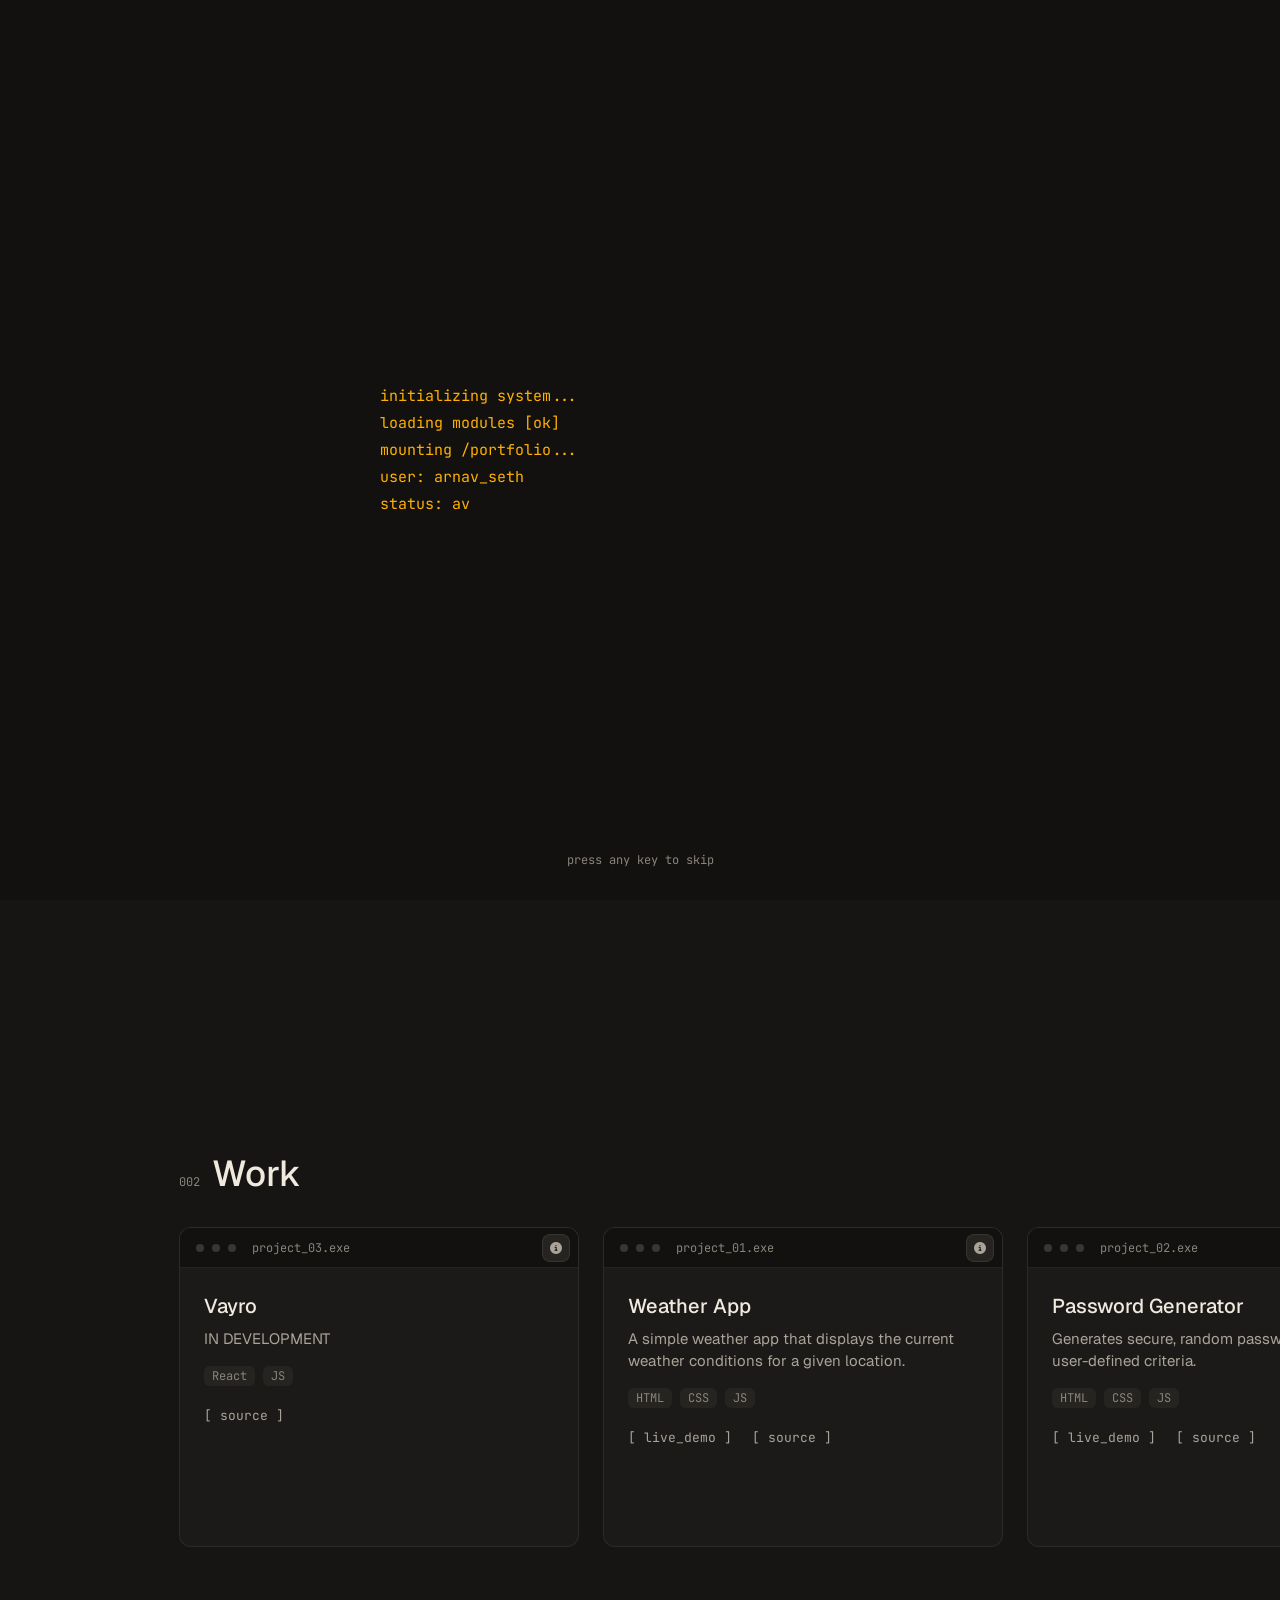
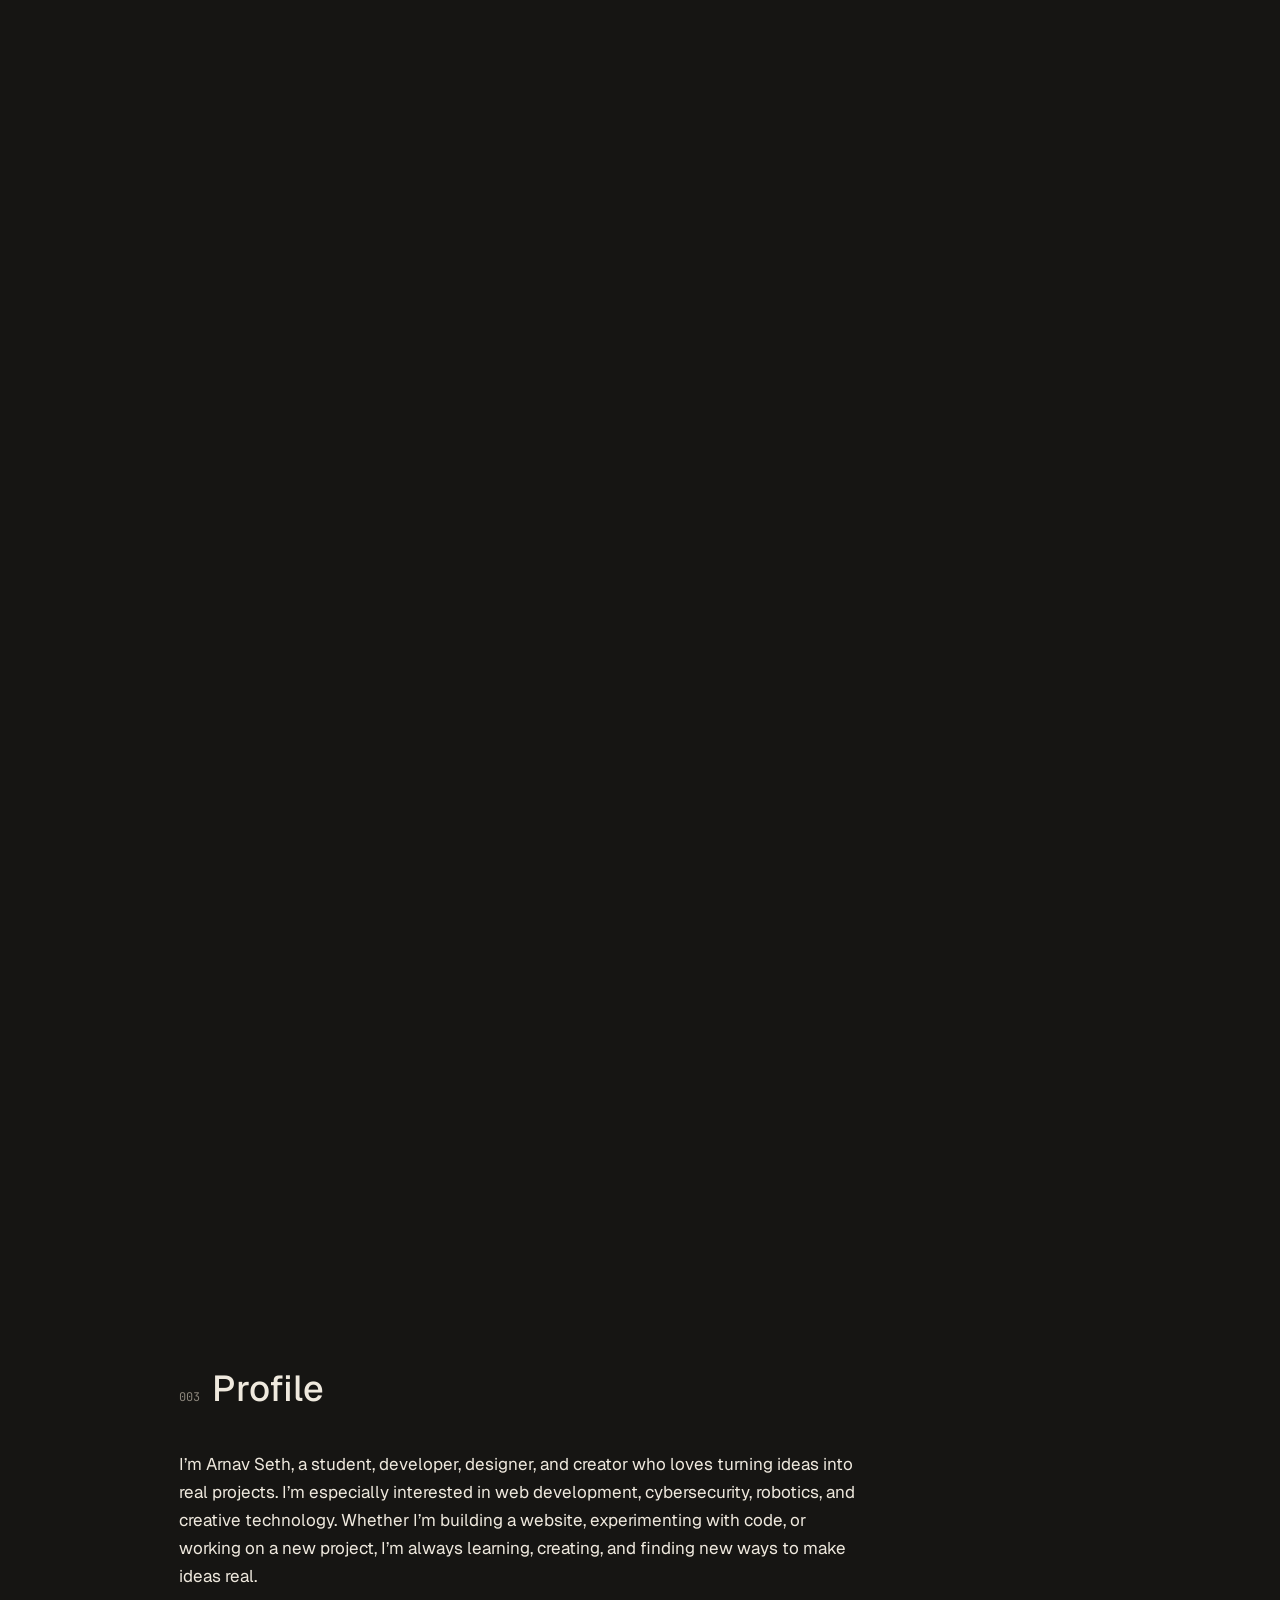
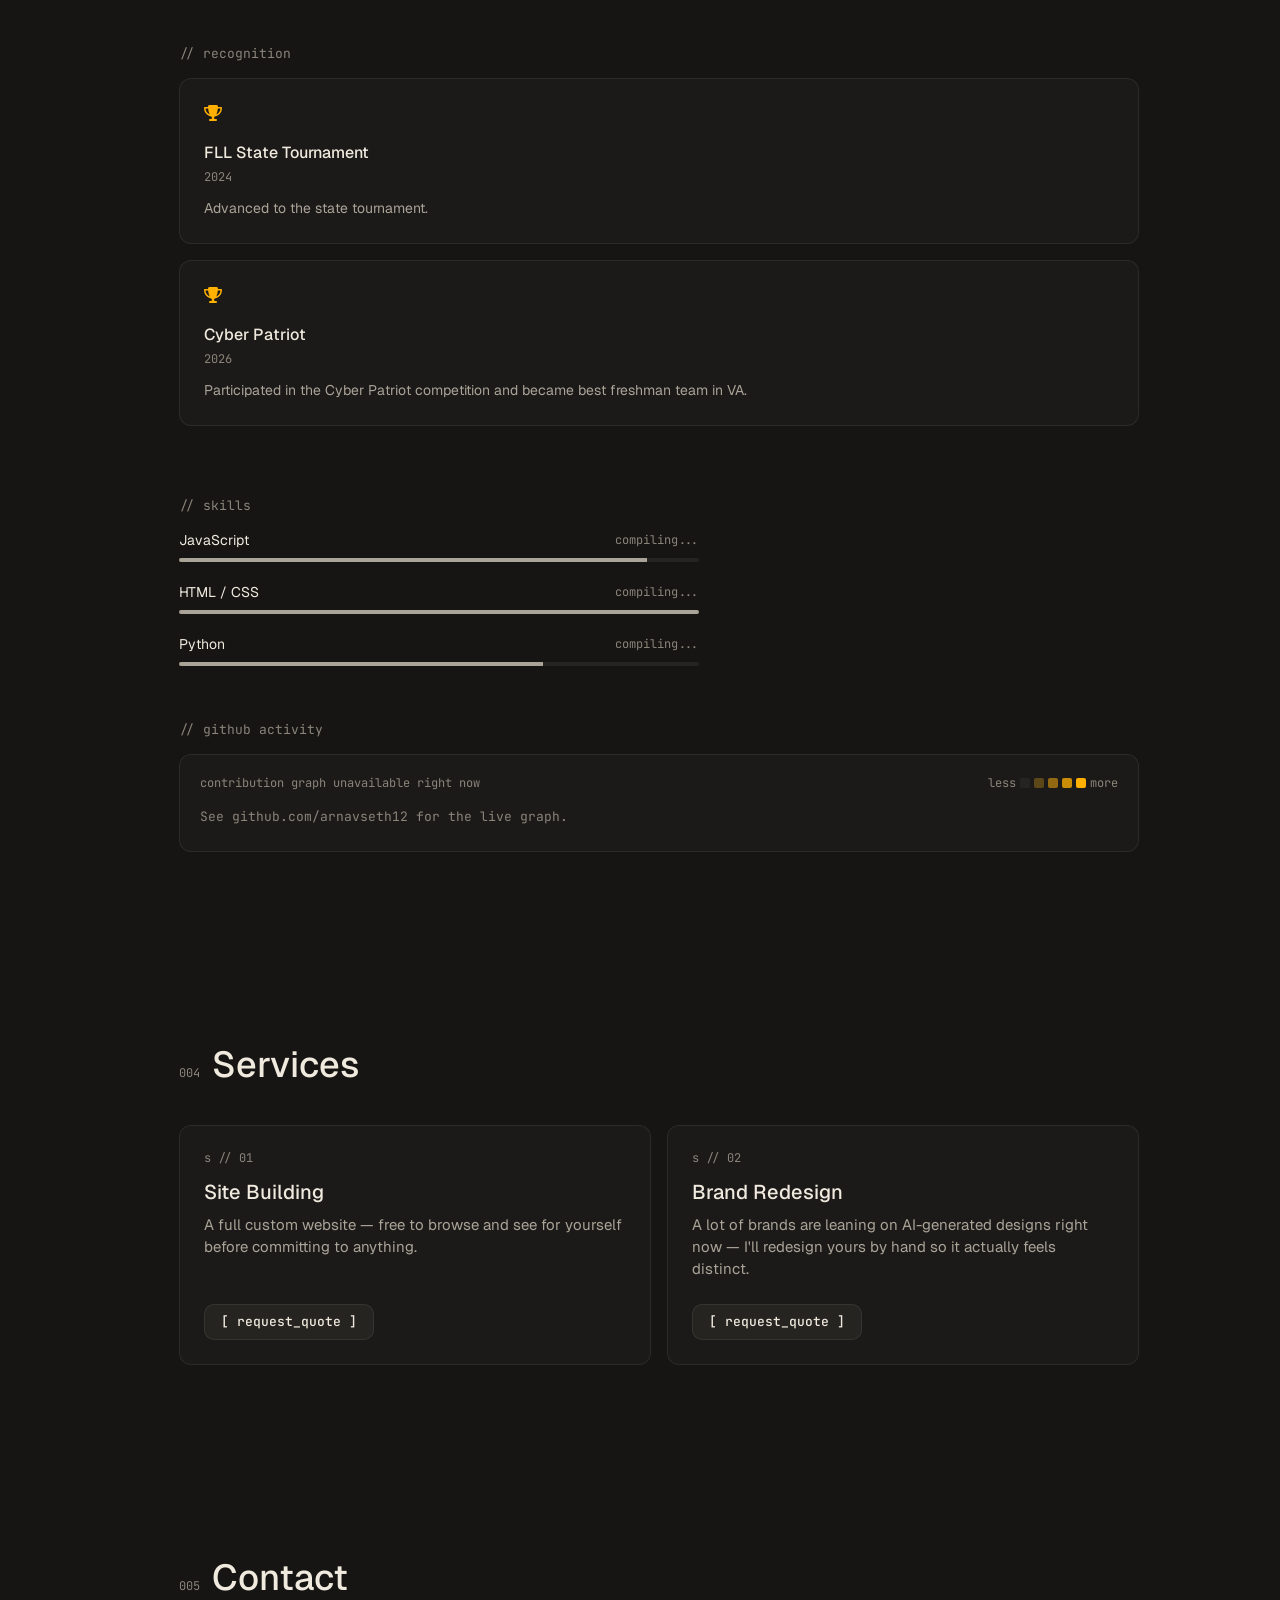
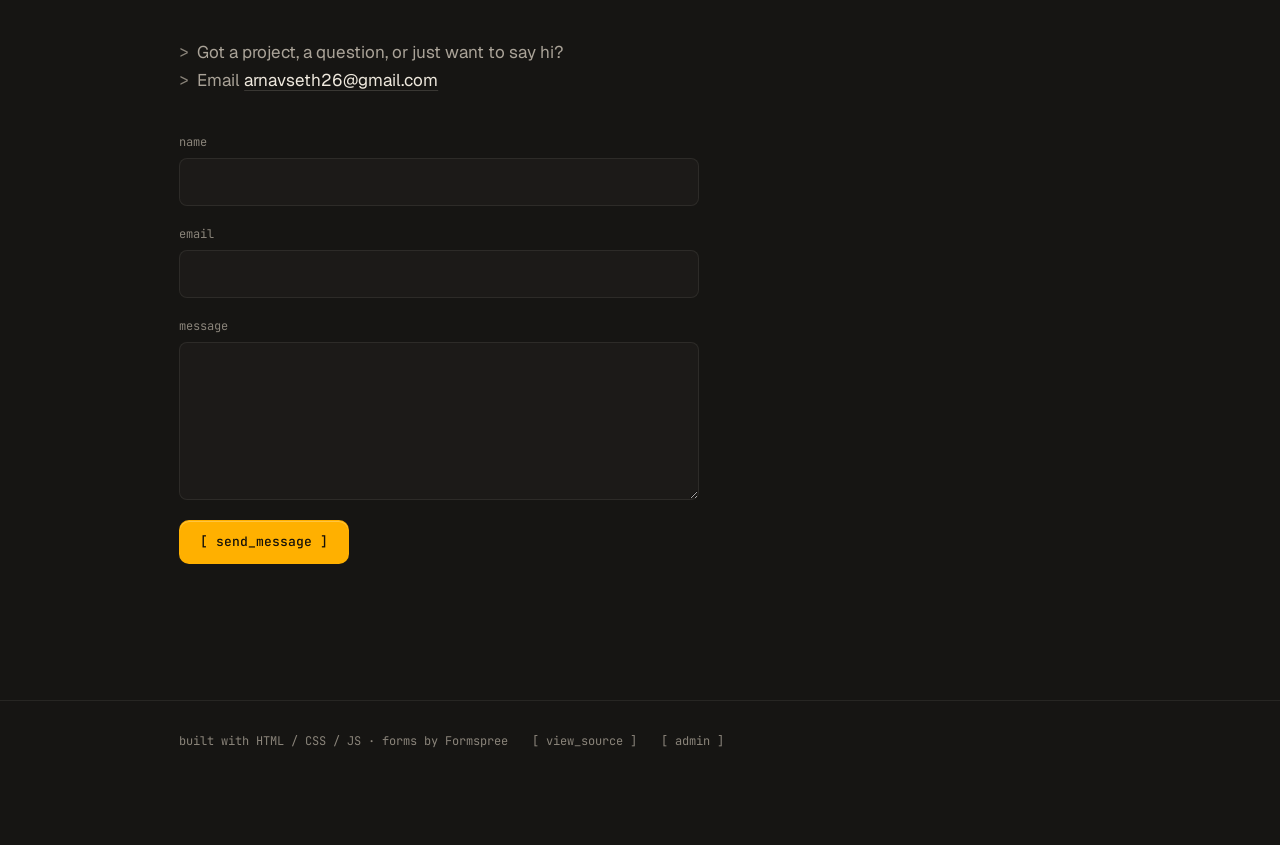
<file: index.html>
<!DOCTYPE html>
<!--
  nice, you found this. email me if you want to work together — arnavseth26@gmail.com
-->
<html lang="en">
<head>
  <meta charset="UTF-8">
  <meta name="viewport" content="width=device-width, initial-scale=1.0">
  <title>Arnav Seth</title>
  <meta name="description" content="Arnav Seth is a student developer and designer building websites and small tools. Projects, services and contact.">
  <meta name="theme-color" content="#161513">
  <meta name="color-scheme" content="dark">
  <meta property="og:title" content="Arnav Seth">
  <meta property="og:description" content="Student developer and designer building websites and small tools.">
  <meta property="og:type" content="website">
  <link rel="icon" id="favicon" href="data:image/svg+xml,%3Csvg xmlns='http://www.w3.org/2000/svg' viewBox='0 0 16 16'%3E%3Crect width='16' height='16' fill='%23161513'/%3E%3Crect x='3' y='10' width='10' height='3' fill='%23ffb000'/%3E%3C/svg%3E">

  <script>
    /* runs before first paint: gates the JS-only styles, skips the boot screen after the first visit, restores saved accent */
    (function () {
      var r = document.documentElement;
      r.classList.add('js');
      try {
        if (sessionStorage.getItem('booted')) r.classList.add('skip-boot');
        var a = localStorage.getItem('accent');
        if (a) r.style.setProperty('--accent', a);
      } catch (e) {}
    })();
  </script>

  <link rel="preconnect" href="https://fonts.googleapis.com">
  <link rel="preconnect" href="https://fonts.gstatic.com" crossorigin>
  <link href="https://fonts.googleapis.com/css2?family=Geist:wght@400;500&family=JetBrains+Mono:wght@400;500&display=swap" rel="stylesheet">
  <link rel="stylesheet" href="https://cdnjs.cloudflare.com/ajax/libs/font-awesome/6.5.1/css/all.min.css">
  <link rel="stylesheet" href="style.css">
  <script async src="https://www.googletagmanager.com/gtag/js?id=G-XCB5Q969B1"></script>
  <script>
    window.dataLayer = window.dataLayer || [];
    function gtag(){dataLayer.push(arguments);}
    gtag('js', new Date());
    gtag('config', 'G-XCB5Q969B1');
  </script>
  <script src="script.js" defer></script>
</head>
<body>

  <a href="#work" class="skip-link">skip to work</a>

  <div id="boot-screen"><pre id="boot-text"></pre><span class="boot-skip">press any key to skip</span></div>
  <canvas id="matrix-canvas" aria-hidden="true"></canvas>
  <div id="cursor-dot"></div>
  <div id="cursor-ring"></div>
  <div id="idle-bouncer" aria-hidden="true">█</div>
  <div id="notif-container" aria-live="polite"></div>
  <div id="scroll-progress"><div id="scroll-progress-fill"></div></div>
  <div id="context-menu" class="hidden">
    <div class="ctx-item" data-action="copy-link">copy_link</div>
    <div class="ctx-item" data-action="view-source">view_source</div>
    <div class="ctx-item" data-action="about">about_this_site</div>
  </div>

  <button id="dev-mode-toggle" class="float-btn" aria-expanded="false" aria-controls="dev-panel">dev_mode</button>
  <div id="dev-panel" class="hidden">
    <h4>// developer notes</h4>
    <p>&gt; cursor: dot snaps instantly, ring eases 15% per frame toward it</p>
    <p>&gt; work section: position:sticky + scroll-linked transform, no library</p>
    <p>&gt; terminal: commands live in one JS object, looked up by name</p>
    <p>&gt; rain: canvas 2D, a translucent rect painted each frame for the trailing fade</p>
    <p>&gt; flip cards: real 3D transform (rotateY) with backface-visibility hidden</p>
    <p>&gt; contribution graph: GitHub contribution data drawn as a CSS grid, no image</p>
  </div>

  <nav id="side-nav" aria-label="Sections">
    <a href="#home" data-section="home" class="nav-link active"><span class="n">001</span><span class="l">home</span></a>
    <a href="#work" data-section="work" class="nav-link"><span class="n">002</span><span class="l">work</span></a>
    <a href="#profile" data-section="profile" class="nav-link"><span class="n">003</span><span class="l">profile</span></a>
    <a href="#services" data-section="services" class="nav-link"><span class="n">004</span><span class="l">services</span></a>
    <a href="#contact" data-section="contact" class="nav-link"><span class="n">005</span><span class="l">contact</span></a>
    <a href="resume.pdf" download class="nav-link resume-link"><span class="n">↓</span><span class="l">resume</span></a>
  </nav>

  <main>
  <section id="home" class="hero-section">
    <div class="hero" id="hero">
      <div class="hero-copy">
        <p class="prompt-line">$ whoami <span id="greeting-line"></span></p>
        <h1 class="hero-name">Arnav Seth</h1>
        <p class="hero-tagline"><span class="prompt-mark" aria-hidden="true">&gt;</span><span id="typed-text">Student developer and designer building websites and small tools</span><span class="caret" aria-hidden="true"></span></p>
        <div class="hero-actions">
          <a href="#work" class="btn btn-primary">[ view_work ]</a>
          <a href="resume.pdf" download class="btn btn-secondary">[ resume ]</a>
        </div>
        <div class="social-icons">
          <a href="https://github.com/arnavseth12" target="_blank" rel="noopener" aria-label="GitHub"><i class="fa-brands fa-github"></i></a>
          <a href="mailto:arnavseth26@gmail.com" aria-label="Email"><i class="fa-solid fa-envelope"></i></a>
        </div>
      </div>
      <div class="code-window" aria-hidden="true">
        <div class="term-bar-mini"><span class="dot"></span><span class="dot"></span><span class="dot"></span><span class="term-title">dev.js</span></div>
        <pre id="code-typer">const developer = {
  name: "Arnav Seth",
  skills: ["JS", "CSS", "HTML"],
  passion: true
};

developer.buildCoolStuff();</pre>
      </div>
    </div>
    <a href="#work" class="scroll-cue">scroll</a>
  </section>

  <section id="work" class="horizontal-wrap" aria-labelledby="work-title">
    <div class="horizontal-sticky">
      <h2 class="section-label" id="work-title"><span class="idx">002</span>Work</h2>
      <div class="horizontal-track" id="horizontal-track">


                <article class="project-card reveal">
          <div class="flip-inner">
            <div class="flip-front">
              <button class="flip-trigger" aria-label="Show project details"><i class="fa-solid fa-circle-info"></i></button>
              <div class="term-bar-mini"><span class="dot"></span><span class="dot"></span><span class="dot"></span><span class="term-title">project_03.exe</span></div>
              <div class="project-body">
                <h3>Vayro</h3>
                <p>IN DEVELOPMENT</p>
                <div class="tag-list"><span class="tag">React</span><span class="tag">JS</span></div>
                <div class="project-links">
                  <a href="https://github.com/arnavseth12/VAYRO" target="_blank" rel="noopener">[ source ]</a>
                </div>
              </div>
            </div>
            <div class="flip-back">
              <button class="flip-trigger" aria-label="Back to project"><i class="fa-solid fa-rotate-left"></i></button>
              <h3>// breakdown</h3>
              <ul>
                <li>Stack: JavaScript</li>
                <li>Fun fact: first time using React</li>
                <li>Hardest part: figuring out the project structure</li>
              </ul>
            </div>
          </div>
        </article>

        <article class="project-card reveal">
          <div class="flip-inner">
            <div class="flip-front">
              <button class="flip-trigger" aria-label="Show project details"><i class="fa-solid fa-circle-info"></i></button>
              <div class="term-bar-mini"><span class="dot"></span><span class="dot"></span><span class="dot"></span><span class="term-title">project_01.exe</span></div>
              <div class="project-body">
                <h3>Weather App</h3>
                <p>A simple weather app that displays the current weather conditions for a given location.</p>
                <div class="tag-list"><span class="tag">HTML</span><span class="tag">CSS</span><span class="tag">JS</span></div>
                <div class="project-links">
                  <a href="https://arnavseth12.github.io/Weather-app/" class="demo-link" data-name="weather-app" target="_blank" rel="noopener">[ live_demo ]</a>
                  <a href="https://github.com/arnavseth12/Weather-app" target="_blank" rel="noopener">[ source ]</a>
                </div>
              </div>
            </div>
            <div class="flip-back">
              <button class="flip-trigger" aria-label="Back to project"><i class="fa-solid fa-rotate-left"></i></button>
              <h3>// breakdown</h3>
              <ul>
                <li>Stack: HTML / CSS / JS</li>
                <li>Fun fact: built in a weekend</li>
                <li>Hardest part: integrating the weather API</li>
              </ul>
            </div>
          </div>
        </article>

        <article class="project-card reveal">
          <div class="flip-inner">
            <div class="flip-front">
              <button class="flip-trigger" aria-label="Show project details"><i class="fa-solid fa-circle-info"></i></button>
              <div class="term-bar-mini"><span class="dot"></span><span class="dot"></span><span class="dot"></span><span class="term-title">project_02.exe</span></div>
              <div class="project-body">
                <h3>Password Generator</h3>
                <p>Generates secure, random passwords based on user-defined criteria.</p>
                <div class="tag-list"><span class="tag">HTML</span><span class="tag">CSS</span><span class="tag">JS</span></div>
                <div class="project-links">
                  <a href="https://arnavseth12.github.io/Password-generator/" class="demo-link" data-name="password-generator" target="_blank" rel="noopener">[ live_demo ]</a>
                  <a href="https://github.com/arnavseth12/Password-generator" target="_blank" rel="noopener">[ source ]</a>
                </div>
              </div>
            </div>
            <div class="flip-back">
              <button class="flip-trigger" aria-label="Back to project"><i class="fa-solid fa-rotate-left"></i></button>
              <h3>// breakdown</h3>
              <ul>
                <li>Stack: JavaScript</li>
                <li>Fun fact: started as a class project</li>
                <li>Hardest part: randomization algorithm</li>
              </ul>
            </div>
          </div>
        </article>

        
        
        <article class="project-card reveal">
          <div class="flip-inner">
            <div class="flip-front">
              <button class="flip-trigger" aria-label="Show project details"><i class="fa-solid fa-circle-info"></i></button>
              <div class="term-bar-mini"><span class="dot"></span><span class="dot"></span><span class="dot"></span><span class="term-title">project_03.exe</span></div>
              <div class="project-body">
                <h3>Pomodoro Timer</h3>
                <p>Helps you stay focused and productive by using the Pomodoro Technique.</p>
                <div class="tag-list"><span class="tag">React</span><span class="tag">JS</span></div>
                <div class="project-links">
                  <a href="https://arnavseth12.github.io/Podomoro-timer/" class="demo-link" data-name="pomodoro-timer" target="_blank" rel="noopener">[ live_demo ]</a>
                  <a href="https://github.com/arnavseth12/Podomoro-timer" target="_blank" rel="noopener">[ source ]</a>
                </div>
              </div>
            </div>
            <div class="flip-back">
              <button class="flip-trigger" aria-label="Back to project"><i class="fa-solid fa-rotate-left"></i></button>
              <h3>// breakdown</h3>
              <ul>
                <li>Stack: JavaScript</li>
                <li>Fun fact: first time using React</li>
                <li>Hardest part: state management</li>
              </ul>
            </div>
          </div>
        </article>

        <article class="project-card reveal">
          <div class="flip-inner">
            <div class="flip-front">
              <button class="flip-trigger" aria-label="Show project details"><i class="fa-solid fa-circle-info"></i></button>
              <div class="term-bar-mini"><span class="dot"></span><span class="dot"></span><span class="dot"></span><span class="term-title">project_03.exe</span></div>
              <div class="project-body">
                <h3>Lodestar</h3>
                <p>IN DEVELOPMENT</p>
                <div class="tag-list"><span class="tag">React</span><span class="tag">JS</span></div>
                <div class="project-links">
                  <a href="https://lodestars.netlify.app/" class="demo-link" data-name="lodestar" target="_blank" rel="noopener">[ live_demo ]</a>
                  <a href="https://github.com/arnavseth12/ASTROFIN" target="_blank" rel="noopener">[ source ]</a>
                </div>
              </div>
            </div>
            <div class="flip-back">
              <button class="flip-trigger" aria-label="Back to project"><i class="fa-solid fa-rotate-left"></i></button>
              <h3>// breakdown</h3>
              <ul>
                <li>Stack: JavaScript</li>
                <li>Fun fact: first time using React</li>
                <li>Hardest part: state management</li>
              </ul>
            </div>
          </div>
        </article>

      </div>
    </div>
  </section>

  <section id="profile" class="section" aria-labelledby="profile-title">
    <h2 class="section-label" id="profile-title"><span class="idx">003</span>Profile</h2>
    <div class="profile-bio"><p>I’m Arnav Seth, a student, developer, designer, and creator who loves turning ideas into real projects. I’m especially interested in web development, cybersecurity, robotics, and creative technology. Whether I’m building a website, experimenting with code, or working on a new project, I’m always learning, creating, and finding new ways to make ideas real.</p></div>

    <h3 class="subsection-label">// recognition</h3>
    <div class="achievements-grid">
      <div class="achievement-card card reveal">
        <span class="achievement-icon"><i class="fa-solid fa-trophy"></i></span>
        <h3>FLL State Tournament</h3>
        <span class="achievement-date">2024</span>
        <p>Advanced to the state tournament.</p>
      </div>
    </div>
        <div class="achievements-grid">
      <div class="achievement-card card reveal">
        <span class="achievement-icon"><i class="fa-solid fa-trophy"></i></span>
        <h3>Cyber Patriot</h3>
        <span class="achievement-date">2026</span>
        <p>Participated in the Cyber Patriot competition and became best freshman team in VA.</p>
      </div>
    </div>


    <h3 class="subsection-label">// skills</h3>
    <div class="skills-list">
      <div class="skill-bar" data-percent="90">
        <div class="skill-label"><span>JavaScript</span><span class="skill-status">compiling...</span></div>
        <div class="skill-track"><div class="skill-fill"></div></div>
      </div>
      <div class="skill-bar" data-percent="100">
        <div class="skill-label"><span>HTML / CSS</span><span class="skill-status">compiling...</span></div>
        <div class="skill-track"><div class="skill-fill"></div></div>
      </div>
      <div class="skill-bar" data-percent="70">
        <div class="skill-label"><span>Python</span><span class="skill-status">compiling...</span></div>
        <div class="skill-track"><div class="skill-fill"></div></div>
      </div>
    </div>

    <h3 class="subsection-label">// github activity</h3>
    <div class="gh-card card">
      <div class="gh-summary">
        <span id="gh-total">loading contributions...</span>
        <span class="gh-legend" aria-hidden="true">less
          <span class="gh-cell" data-l="0"></span><span class="gh-cell" data-l="1"></span><span class="gh-cell" data-l="2"></span><span class="gh-cell" data-l="3"></span><span class="gh-cell" data-l="4"></span>
          more</span>
      </div>
      <div id="github-chart"></div>
    </div>
    <div class="repo-list" id="repo-list"></div>
  </section>

  <section id="services" class="section" aria-labelledby="services-title">
    <h2 class="section-label" id="services-title"><span class="idx">004</span>Services</h2>
    <div class="services-grid">
      <div class="service-item card reveal">
        <span class="service-tag">s // 01</span><h3>Site Building</h3>
        <p>A full custom website — free to browse and see for yourself before committing to anything.</p>
        <button class="quote-btn btn btn-secondary btn-small" data-service="Site Building">[ request_quote ]</button>
      </div>
      <div class="service-item card reveal">
        <span class="service-tag">s // 02</span><h3>Brand Redesign</h3>
        <p>A lot of brands are leaning on AI-generated designs right now — I'll redesign yours by hand so it actually feels distinct.</p>
        <button class="quote-btn btn btn-secondary btn-small" data-service="Brand Redesign">[ request_quote ]</button>
      </div>
    </div>
  </section>

  <section id="contact" class="section" aria-labelledby="contact-title">
    <h2 class="section-label" id="contact-title"><span class="idx">005</span>Contact</h2>
    <div class="contact-lines">
      <p><span class="mono">&gt;</span>Got a project, a question, or just want to say hi?</p>
      <p><span class="mono">&gt;</span>Email <a href="mailto:arnavseth26@gmail.com">arnavseth26@gmail.com</a></p>
    </div>
    <form id="contact-form" class="contact-form">
      <div class="field">
        <label for="name">name</label>
        <input type="text" id="name" name="name" autocomplete="name" required>
      </div>
      <div class="field">
        <label for="email">email</label>
        <input type="email" id="email" name="email" autocomplete="email" required>
      </div>
      <div class="field">
        <label for="message">message</label>
        <textarea id="message" name="message" rows="6" required></textarea>
      </div>
      <input type="text" name="_gotcha" class="hp" tabindex="-1" autocomplete="off" aria-hidden="true">
      <button type="submit" id="submit-btn" class="btn btn-primary">[ send_message ]</button>
      <p id="form-status" role="status"></p>
    </form>
  </section>
  </main>

  <footer id="site-footer">
    <span>built with HTML / CSS / JS · forms by Formspree</span>
    <a href="https://github.com/arnavseth12/Mywebsite" target="_blank" rel="noopener">[ view_source ]</a>
    <a href="#" id="admin-link">[ admin ]</a>
  </footer>

  <button id="term-toggle" class="float-btn" aria-expanded="false" aria-controls="term-widget">terminal <kbd>`</kbd></button>

  <div id="term-widget" class="hidden" role="dialog" aria-label="Terminal">
    <div class="term-bar-mini">
      <span class="dot" id="term-close" title="close"></span><span class="dot"></span><span class="dot"></span>
      <span class="term-title">guest@arnav-seth:~$</span>
    </div>
    <div id="term-output"></div>
    <div class="term-input-row">
      <span>&gt;</span>
      <input type="text" id="term-input" autocomplete="off" autocapitalize="off" spellcheck="false" placeholder="type 'help'" aria-label="Terminal command">
    </div>
  </div>

  <div id="game-modal" class="modal hidden" role="dialog" aria-label="debug_hunt game">
    <div class="game-box">
      <button id="game-close" class="modal-close" aria-label="Close">×</button>
      <h2>// debug_hunt.exe</h2>
      <p id="game-status">Click the bugs before they escape. 15 seconds.</p>
      <div id="game-arena">
        <span id="game-score">score: 0</span>
        <span id="game-timer">time: 15</span>
      </div>
      <button id="game-start" class="btn btn-secondary">[ run ]</button>
    </div>
  </div>

  <div id="snake-modal" class="modal hidden" role="dialog" aria-label="snake game">
    <div class="game-box">
      <button id="snake-close" class="modal-close" aria-label="Close">×</button>
      <h2>// snake.exe<span class="locked-tag">secret unlocked</span></h2>
      <p id="snake-status">Arrow keys to move. Don't hit yourself or the wall.</p>
      <canvas id="snake-canvas" width="320" height="320"></canvas>
      <div class="snake-score">score: <span id="snake-score">0</span></div>
      <button id="snake-start" class="btn btn-secondary">[ run ]</button>
    </div>
  </div>

  <div id="stats-hud" aria-hidden="true">
    <div>time on page <b id="stat-uptime">00:00:00</b></div>
    <div>scrolled <b id="stat-progress">0%</b></div>
    <div class="stat-online">available</div>
  </div>

</body>
</html>
</file>
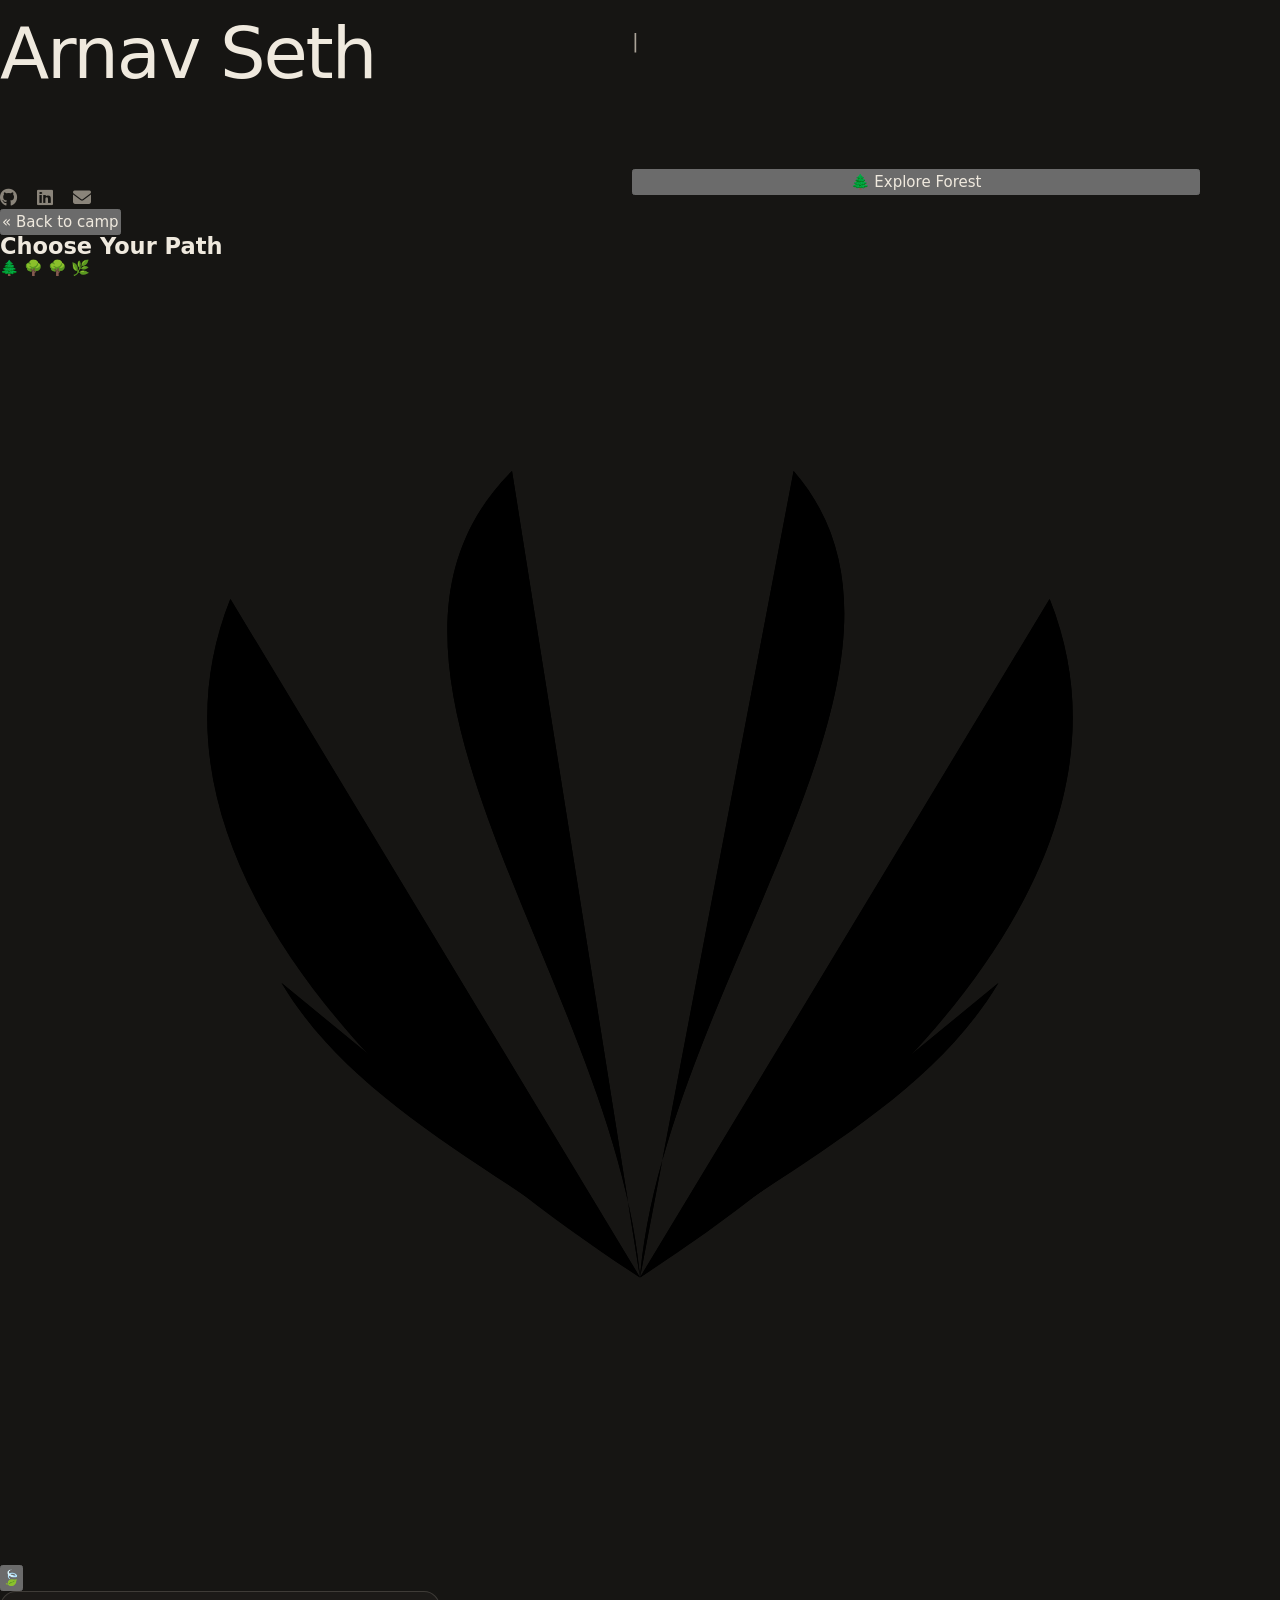
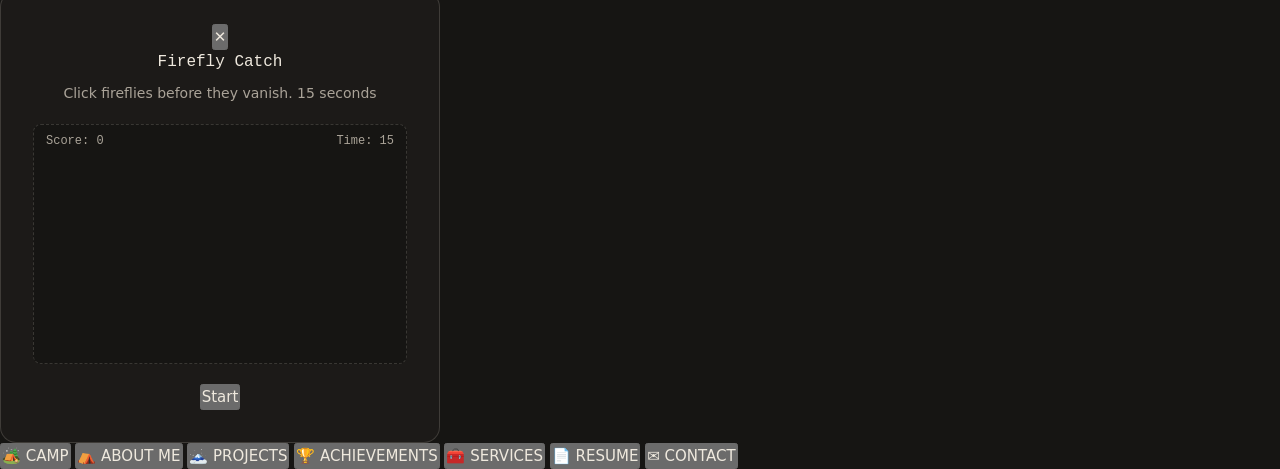
<file: camp.html>
<!DOCTYPE html>
<html lang="en">
<head>
  <meta charset="UTF-8">
  <meta name="viewport" content="width=device-width, initial-scale=1.0">
  <title>Arnav Seth</title>
  <link rel="preconnect" href="https://fonts.googleapis.com">
  <link rel="preconnect" href="https://fonts.gstatic.com" crossorigin>
  <link href="https://fonts.googleapis.com/css2?family=Press+Start+2P&family=VT323&display=swap" rel="stylesheet">
  <link rel="stylesheet" href="https://cdnjs.cloudflare.com/ajax/libs/font-awesome/6.5.1/css/all.min.css">
  <link rel="stylesheet" href="style.css">
  <script src="script.js" defer></script>
</head>

<body>
  <section id="home">
    <div class="leaf-field" id="leaf-field"></div>

    <div class="hero">
      <h1 class="hero-name">Arnav Seth</h1>
      <p class="hero-tagline">
        <span id="typed-text"></span><span class="cursor">|</span>
      </p>

      <div class="social-icons">
        <a href="https://github.com/arnavseth12" target="_blank" rel="noopener" aria-label="GitHub">
          <i class="fa-brands fa-github"></i>
        </a>
        <a href="https://linkedin.com/in/YOUR_USERNAME" target="_blank" rel="noopener" aria-label="LinkedIn">
          <i class="fa-brands fa-linkedin"></i>
        </a>
        <a href="mailto:you@example.com" aria-label="Email">
          <i class="fa-solid fa-envelope"></i>
        </a>
      </div>

      <button id="explore-btn">🌲 Explore Forest</button>
    </div>
  </section>

  <section id="map" class="hidden">
    <button id="back-btn">« Back to camp</button>
    <h2 class="map-heading">Choose Your Path</h2>

    <div class="map-stage">
      <span class="deco-tree" style="left:6%; top:8%;">🌲</span>
      <span class="deco-tree" style="left:94%; top:10%;">🌳</span>
      <span class="deco-tree" style="left:8%; top:92%;">🌳</span>
      <span class="deco-tree small" style="left:50%; top:5%;">🌿</span>
      
<svg class="path-svg" viewBox="0 0 1000 1000" preserveAspectRatio="none">
  <path class="trail-edge" d="M 500 780 C 400 700 280 650 220 550"></path>
  <path class="trail-edge" d="M 500 780 C 300 650 100 450 180 250"></path>
  <path class="trail-edge" d="M 500 780 C 480 550 250 300 400 150"></path>
  <path class="trail-edge" d="M 500 780 C 520 550 750 300 620 150"></path>
  <path class="trail-edge" d="M 500 780 C 700 650 900 450 820 250"></path>
  <path class="trail-edge" d="M 500 780 C 600 700 720 650 780 550"></path>

  <path class="trail-core" d="M 500 780 C 400 700 280 650 220 550"></path>
  <path class="trail-core" d="M 500 780 C 300 650 100 450 180 250"></path>
  <path class="trail-core" d="M 500 780 C 480 550 250 300 400 150"></path>
  <path class="trail-core" d="M 500 780 C 520 550 750 300 620 150"></path>
  <path class="trail-core" d="M 500 780 C 700 650 900 450 820 250"></path>
  <path class="trail-core" d="M 500 780 C 600 700 720 650 780 550"></path>
</svg>

      <button id="easter-trigger" aria-label="???">🍃</button>

      <div id="game-modal" class="hidden">
        <div class="game-box">
          <button id="game-close" aria-label="Close">✕</button>
          <h2>Firefly Catch</h2>
          <p id="game-status">Click fireflies before they vanish. 15 seconds</p>
          <div id="game-arena">
            <span id="game-score">Score: 0</span>
            <span id="game-timer">Time: 15</span>
            </div>
            <button id="game-start">Start</button>
          </div>
        </div>

      <button class="node" data-page="home" style="left:50%; top:78%;">
        <span class="badge">🏕️</span>
        <span class="label">CAMP</span>
      </button>
      <button class="node" data-page="about" style="left:22%; top:55%;">
        <span class="badge">⛺</span>
        <span class="label">ABOUT ME</span>
      </button>
      <button class="node" data-page="projects" style="left:18%; top:25%;">
        <span class="badge">🗻</span>
        <span class="label">PROJECTS</span>
      </button>
      <button class="node" data-page="achievements" style="left:40%; top:15%;">
        <span class="badge">🏆</span>
        <span class="label">ACHIEVEMENTS</span>
      </button>
      <button class="node" data-page="services" style="left:62%; top:15%;">
        <span class="badge">🧰</span>
        <span class="label">SERVICES</span>
      </button>
      <button class="node" data-page="resume" style="left:82%; top:25%;">
        <span class="badge">📄</span>
        <span class="label">RESUME</span>
      </button>
      <button class="node" data-page="contact" style="left:78%; top:55%;">
        <span class="badge">✉️</span>
        <span class="label">CONTACT</span>
      </button>
    </div>
  </section>
</body>
</html>
</file>
<file: style.css>
/* ==========================================================
   Arnav Seth — portfolio
   Direction: a late-night terminal. Warm black, one amber accent,
   mono for the machine, Geist for the person. Block cursor is the signature.
   ========================================================== */

:root {
  --bg-deep: #12110f;
  --bg: #161513;
  --card: #1c1a18;
  --raised: #262421;
  --line: rgba(239, 233, 222, 0.08);
  --line-strong: rgba(239, 233, 222, 0.16);
  --text: #efe9de;
  --text-2: #aaa398;
  --muted: #8a847a;
  --accent: #ffb000;
  --accent-ink: #14110a;
  --negative: #e5604f;

  --font: 'Geist', ui-sans-serif, system-ui, -apple-system, 'Segoe UI', sans-serif;
  --mono: 'JetBrains Mono', ui-monospace, 'SF Mono', Menlo, Consolas, monospace;
  --ease: cubic-bezier(0.22, 1, 0.36, 1);

  --pad-left: clamp(56px, 14vw, 200px);
  --pad-right: clamp(20px, 6vw, 96px);
}

* { margin: 0; padding: 0; box-sizing: border-box; }

html { scroll-behavior: smooth; color-scheme: dark; }
/* clip, not hidden: overflow-x:hidden on body makes it a scroll container and breaks position:sticky */
body {
  font-family: var(--font);
  font-size: 15px;
  line-height: 22px;
  background: var(--bg);
  color: var(--text);
  overflow-x: clip;
  -webkit-font-smoothing: antialiased;
}

html.js-cursor, html.js-cursor body { cursor: none; }
html.js-cursor a, html.js-cursor button, html.js-cursor .ctx-item { cursor: pointer; }
html.js-cursor input, html.js-cursor textarea { cursor: text; }

a { color: inherit; }
button { font: inherit; color: inherit; }

:focus-visible { outline: 2px solid var(--accent); outline-offset: 2px; }

.sr-only {
  position: absolute; width: 1px; height: 1px; overflow: hidden;
  clip: rect(0 0 0 0); white-space: nowrap;
}

.skip-link {
  position: fixed; top: 12px; left: 12px; z-index: 300;
  padding: 8px 16px; border-radius: 8px;
  background: var(--accent); color: var(--accent-ink);
  font: 500 13px/20px var(--mono); text-decoration: none;
  transform: translateY(-64px);
}
.skip-link:focus { transform: translateY(0); }

kbd {
  font: 400 11px/16px var(--mono);
  padding: 0 6px; border-radius: 4px;
  color: var(--text-2); background: var(--raised);
  border: 1px solid var(--line-strong); border-bottom-width: 2px;
}

/* ---------- Shared controls ---------- */
.btn {
  display: inline-flex; align-items: center; justify-content: center; gap: 8px;
  height: 44px; padding: 0 20px; border-radius: 10px;
  font: 500 13px/16px var(--mono); text-decoration: none; cursor: pointer;
  border: 1px solid transparent;
  transition: background-color 160ms var(--ease), border-color 160ms var(--ease), color 160ms var(--ease), transform 160ms var(--ease);
}
.btn:active { transform: scale(0.98); }
.btn-primary { background: var(--accent); color: var(--accent-ink); box-shadow: inset 0 1px 0 rgba(255, 255, 255, 0.25); }
.btn-primary:hover { background: color-mix(in srgb, var(--accent) 88%, #fff); }
.btn-secondary { background: var(--raised); color: var(--text); border-color: var(--line); }
.btn-secondary:hover { border-color: var(--line-strong); background: color-mix(in srgb, var(--raised) 85%, #fff); }
.btn:disabled { opacity: 0.5; cursor: not-allowed; }

.btn-small { height: 36px; padding: 0 16px; }

.dot { width: 8px; height: 8px; border-radius: 50%; background: #3a3733; }
.term-bar-mini {
  display: flex; align-items: center; gap: 8px;
  height: 40px; padding: 0 16px;
  background: var(--bg-deep); border-bottom: 1px solid var(--line);
}
.term-title { margin-left: 8px; font: 400 12px/16px var(--mono); color: var(--muted); }

/* ---------- Boot screen ---------- */
#boot-screen {
  position: fixed; inset: 0; z-index: 200; background: var(--bg-deep);
  display: none; align-items: center; justify-content: center; padding: 24px;
  transition: opacity 400ms var(--ease);
}
.js #boot-screen { display: flex; }
.skip-boot #boot-screen { display: none; }
#boot-screen.hidden { opacity: 0; pointer-events: none; }
#boot-text {
  font: 400 clamp(12px, 1.6vw, 15px)/1.8 var(--mono);
  color: var(--accent); white-space: pre-wrap; width: min(100%, 520px);
}
.boot-skip {
  position: absolute; bottom: 32px; left: 50%; transform: translateX(-50%);
  font: 400 12px/16px var(--mono); color: var(--muted);
}

/* ---------- Background rain ---------- */
#matrix-canvas {
  position: fixed; inset: 0; z-index: -1; opacity: 0.07;
  transition: opacity 600ms var(--ease);
}
#matrix-canvas.idle-intense { opacity: 0.22; }
#matrix-canvas.off { display: none; }

/* ---------- Cursor ---------- */
#cursor-dot, #cursor-ring {
  position: fixed; top: 0; left: 0; border-radius: 50%;
  pointer-events: none; z-index: 90; display: none;
}
.js-cursor #cursor-dot, .js-cursor #cursor-ring { display: block; }
#cursor-dot { width: 6px; height: 6px; background: var(--accent); transform: translate(-50%, -50%); }
#cursor-ring {
  width: 32px; height: 32px; border: 1px solid var(--line-strong);
  transform: translate(-50%, -50%) scale(var(--ring-scale, 1));
  transition: transform 200ms var(--ease), border-color 200ms var(--ease);
}
#cursor-ring.hot { --ring-scale: 1.5; border-color: var(--accent); }

.ascii-trail {
  position: fixed; z-index: 89; pointer-events: none;
  font: 400 12px/1 var(--mono); color: var(--accent);
}

/* ---------- Idle screensaver ---------- */
#idle-bouncer {
  position: fixed; font: 400 28px/1 var(--mono); color: var(--accent);
  z-index: 70; pointer-events: none; display: none;
}
#idle-bouncer.active { display: block; }

/* ---------- Toasts ---------- */
#notif-container {
  position: fixed; bottom: 68px; left: 20px; z-index: 120;
  display: flex; flex-direction: column; gap: 8px; pointer-events: none;
}
.notif {
  max-width: 300px; padding: 12px 16px; border-radius: 8px;
  background: var(--card); border: 1px solid var(--line-strong);
  font: 400 12px/16px var(--mono); color: var(--text);
  opacity: 0; transform: translateY(8px);
  transition: opacity 300ms var(--ease), transform 300ms var(--ease);
}
.notif.notif-show { opacity: 1; transform: translateY(0); }

/* ---------- Scroll progress ---------- */
#scroll-progress { position: fixed; top: 0; left: 0; width: 100%; height: 2px; z-index: 55; }
#scroll-progress-fill { height: 100%; width: 0%; background: var(--accent); }

/* ---------- Context menu ---------- */
#context-menu {
  position: fixed; z-index: 96; min-width: 176px; padding: 4px;
  background: var(--card); border: 1px solid var(--line-strong); border-radius: 12px;
  box-shadow: 0 8px 24px rgba(0, 0, 0, 0.4);
}
#context-menu.hidden { display: none; }
.ctx-item { padding: 8px 12px; border-radius: 8px; font: 400 12px/16px var(--mono); color: var(--text-2); }
.ctx-item:hover { background: var(--raised); color: var(--text); }

/* ---------- Floating utilities ---------- */
.float-btn {
  position: fixed; bottom: 20px; z-index: 40;
  display: inline-flex; align-items: center; gap: 8px; height: 36px; padding: 0 12px;
  font: 400 12px/16px var(--mono); color: var(--text-2);
  background: var(--card); border: 1px solid var(--line); border-radius: 8px; cursor: pointer;
  transition: color 160ms var(--ease), border-color 160ms var(--ease);
}
.float-btn:hover { color: var(--text); border-color: var(--line-strong); }
#dev-mode-toggle { left: 20px; }
#term-toggle { right: 20px; }

#dev-panel {
  position: fixed; bottom: 68px; left: 20px; z-index: 40;
  width: min(88vw, 360px); padding: 20px;
  background: var(--card); border: 1px solid var(--line-strong); border-radius: 12px;
  font: 400 12px/20px var(--mono); color: var(--text-2);
}
#dev-panel.hidden { display: none; }
#dev-panel h4 { font: 500 12px/16px var(--mono); color: var(--text); margin-bottom: 12px; }
#dev-panel p + p { margin-top: 8px; }

/* ---------- Footer ---------- */
#site-footer {
  display: flex; flex-wrap: wrap; gap: 16px 24px;
  padding: 32px var(--pad-right) 96px var(--pad-left);
  font: 400 12px/16px var(--mono); color: var(--muted);
  border-top: 1px solid var(--line);
}
#site-footer a { text-decoration: none; transition: color 160ms var(--ease); }
#site-footer a:hover { color: var(--text); }

/* ---------- Side nav ---------- */
#side-nav {
  position: fixed; top: 50%; left: 24px; transform: translateY(-50%);
  z-index: 10; display: flex; flex-direction: column; gap: 4px;
}
.nav-link {
  display: flex; align-items: center; gap: 12px; height: 32px;
  font: 400 12px/16px var(--mono); color: var(--muted); text-decoration: none;
  transition: color 160ms var(--ease);
}
.nav-link .n { width: 24px; }
.nav-link:hover { color: var(--text); }
.nav-link.active { color: var(--accent); }
.resume-link { margin-top: 8px; padding-top: 8px; height: 40px; border-top: 1px solid var(--line); }

@media (max-width: 700px) {
  #side-nav { left: 12px; }
  .nav-link span.l { display: none; }
}

/* ---------- Sections ---------- */
.section { padding: 96px var(--pad-right) 96px var(--pad-left); position: relative; }
.section > * { max-width: 960px; }

.section-label {
  display: flex; align-items: baseline; gap: 12px; margin-bottom: 40px;
  font: 500 clamp(28px, 4vw, 36px)/1.15 var(--font); color: var(--text);
}
.section-label .idx { font: 400 12px/16px var(--mono); color: var(--muted); }

.subsection-label { margin: 56px 0 16px; font: 400 13px/16px var(--mono); color: var(--muted); }

.card {
  background: var(--card); border: 1px solid var(--line); border-radius: 12px;
  transition: border-color 160ms var(--ease);
}
.card:hover { border-color: var(--line-strong); }

/* ---------- Hero ---------- */
.hero-section {
  position: relative; min-height: 100vh;
  padding: 96px var(--pad-right) 96px var(--pad-left);
  display: flex; align-items: center;
}
.hero {
  width: 100%; max-width: 1200px;
  display: grid; grid-template-columns: minmax(0, 1fr) minmax(0, 1fr);
  gap: 64px; align-items: center;
}
.hero-copy { display: flex; flex-direction: column; align-items: flex-start; }
.prompt-line { font: 400 13px/16px var(--mono); color: var(--muted); }
#greeting-line { margin-left: 8px; }

.hero-name {
  margin-top: 16px;
  font: 500 clamp(44px, 7vw, 72px)/1.04 var(--font);
  letter-spacing: -0.03em; color: var(--text);
}
.hero-tagline {
  margin-top: 20px; max-width: 28em; min-height: 56px;
  font: 400 20px/28px var(--font); color: var(--text-2);
}
.prompt-mark { font-family: var(--mono); color: var(--muted); margin-right: 4px; }
.caret {
  display: inline-block; width: 9px; height: 18px; margin-left: 2px;
  vertical-align: -3px; background: var(--accent);
  animation: blink 1.1s steps(1) infinite;
}
@keyframes blink { 50% { opacity: 0; } }

.hero-actions { display: flex; flex-wrap: wrap; gap: 12px; margin-top: 32px; }
.social-icons { display: flex; gap: 20px; margin-top: 32px; font-size: 18px; }
.social-icons a { color: var(--muted); transition: color 160ms var(--ease); }
.social-icons a:hover { color: var(--text); }

.code-window { width: 100%; background: var(--card); border: 1px solid var(--line); border-radius: 12px; overflow: hidden; }
#code-typer {
  padding: 20px; min-height: 220px;
  font: 400 13px/24px var(--mono); color: var(--text-2); white-space: pre-wrap;
}
#code-typer.typing::after {
  content: ''; display: inline-block; width: 8px; height: 16px; margin-left: 2px;
  vertical-align: -3px; background: var(--accent);
}

.scroll-cue {
  position: absolute; bottom: 32px; left: var(--pad-left);
  font: 400 12px/16px var(--mono); color: var(--muted); text-decoration: none;
  transition: color 160ms var(--ease);
}
.scroll-cue:hover { color: var(--text); }

/* single entrance on load, only when JS is running */
.js .hero-copy > * { opacity: 0; }
.js .code-window { opacity: 0; }
.js .hero.start .hero-copy > * { animation: rise 500ms var(--ease) both; }
.js .hero.start .hero-copy > :nth-child(2) { animation-delay: 60ms; }
.js .hero.start .hero-copy > :nth-child(3) { animation-delay: 120ms; }
.js .hero.start .hero-copy > :nth-child(4) { animation-delay: 180ms; }
.js .hero.start .hero-copy > :nth-child(5) { animation-delay: 240ms; }
.js .hero.start .code-window { animation: rise 500ms var(--ease) 240ms both; }
@keyframes rise { from { opacity: 0; transform: translateY(12px); } to { opacity: 1; transform: translateY(0); } }

@media (max-width: 900px) {
  .hero { grid-template-columns: minmax(0, 1fr); gap: 48px; }
  .hero-section { align-items: flex-start; padding-top: 96px; }
  .scroll-cue { display: none; }
}

/* ---------- Reveal ---------- */
.js .reveal { opacity: 0; transform: translateY(8px); transition: opacity 400ms var(--ease), transform 400ms var(--ease); }
.js .reveal.in-view { opacity: 1; transform: translateY(0); }

/* ---------- Work: horizontal scroll + flip cards ---------- */
.horizontal-wrap { position: relative; }
.horizontal-sticky {
  position: sticky; top: 0; height: 100vh; overflow: hidden;
  display: flex; flex-direction: column; justify-content: center;
  padding-left: var(--pad-left);
}
.horizontal-sticky .section-label { margin-bottom: 32px; }
.horizontal-track { display: flex; gap: 24px; width: max-content; padding-right: var(--pad-right); will-change: transform; }

.project-card { width: min(80vw, 400px); flex-shrink: 0; perspective: 1000px; }
.flip-inner { position: relative; width: 100%; height: 320px; transition: transform 600ms var(--ease); transform-style: preserve-3d; }
.flip-inner.flipped { transform: rotateY(180deg); }

.flip-front, .flip-back {
  position: absolute; inset: 0;
  -webkit-backface-visibility: hidden; backface-visibility: hidden;
  background: var(--card); border: 1px solid var(--line); border-radius: 12px; overflow: hidden;
  transition: border-color 160ms var(--ease);
}
.project-card:hover .flip-front, .project-card:hover .flip-back { border-color: var(--line-strong); }
.flip-back { transform: rotateY(180deg); padding: 24px; display: flex; flex-direction: column; justify-content: center; }
.flip-back h3 { font: 400 13px/16px var(--mono); color: var(--muted); margin-bottom: 16px; }
.flip-back ul { list-style: none; font-size: 14px; line-height: 24px; color: var(--text-2); }
.flip-back li::before { content: '> '; font-family: var(--mono); color: var(--muted); }

.flip-trigger {
  position: absolute; top: 6px; right: 8px; z-index: 2;
  width: 28px; height: 28px; border-radius: 8px;
  display: flex; align-items: center; justify-content: center;
  background: var(--raised); border: 1px solid var(--line); color: var(--text-2);
  font-size: 12px; cursor: pointer;
  transition: color 160ms var(--ease), border-color 160ms var(--ease);
}
.flip-back .flip-trigger { top: 12px; right: 12px; }
.flip-trigger:hover { color: var(--text); border-color: var(--line-strong); }

.project-body { padding: 24px; }
.project-body h3 { font: 500 20px/28px var(--font); color: var(--text); margin-bottom: 8px; }
.project-body p { font-size: 15px; line-height: 22px; color: var(--text-2); margin-bottom: 16px; }
.tag-list { display: flex; flex-wrap: wrap; gap: 8px; margin-bottom: 20px; }
.tag { padding: 0 8px; border-radius: 6px; font: 400 12px/20px var(--mono); color: var(--muted); background: var(--raised); }
.project-links { display: flex; gap: 20px; }
.project-links a { font: 400 13px/20px var(--mono); color: var(--text-2); text-decoration: none; transition: color 160ms var(--ease); }
.project-links a:hover { color: var(--accent); }

/* ---------- Profile ---------- */
.profile-bio { max-width: 62ch; font-size: 17px; line-height: 28px; color: var(--text); }

.achievements-grid { display: grid; grid-template-columns: repeat(auto-fit, minmax(240px, 1fr)); gap: 16px; padding-bottom: 16px; }
.achievement-card { padding: 24px; }
.achievement-icon { display: block; margin-bottom: 16px; font-size: 16px; color: var(--accent); }
.achievement-card h3 { font: 500 16px/24px var(--font); color: var(--text); }
.achievement-date { display: block; margin-top: 4px; font: 400 12px/16px var(--mono); color: var(--muted); }
.achievement-card p { margin-top: 12px; font-size: 14px; color: var(--text-2); }

.skills-list { max-width: 520px; }
.skill-bar + .skill-bar { margin-top: 20px; }
.skill-label { display: flex; justify-content: space-between; margin-bottom: 8px; font-size: 14px; line-height: 20px; }
.skill-status { font: 400 12px/20px var(--mono); color: var(--muted); }
.skill-track { width: 100%; height: 4px; background: var(--raised); border-radius: 2px; overflow: hidden; }
.skill-fill { width: 0%; height: 100%; background: var(--text-2); transition: width 1200ms var(--ease); }

.gh-card { padding: 20px; }
.gh-summary { display: flex; justify-content: space-between; gap: 16px; margin-bottom: 16px; font: 400 12px/16px var(--mono); color: var(--muted); }
.gh-legend { display: flex; align-items: center; gap: 4px; }
#github-chart { overflow-x: auto; padding-bottom: 4px; }
.gh-grid { display: grid; grid-auto-flow: column; grid-template-rows: repeat(7, 10px); grid-auto-columns: 10px; gap: 3px; width: max-content; }
.gh-cell { width: 10px; height: 10px; border-radius: 2px; background: var(--raised); }
.gh-cell[data-l='0'] { background: var(--raised); }
.gh-cell[data-l='1'] { background: color-mix(in srgb, var(--accent) 25%, var(--raised)); }
.gh-cell[data-l='2'] { background: color-mix(in srgb, var(--accent) 50%, var(--raised)); }
.gh-cell[data-l='3'] { background: color-mix(in srgb, var(--accent) 75%, var(--raised)); }
.gh-cell[data-l='4'] { background: var(--accent); }
.gh-cell.blank { background: transparent; }
.gh-empty { font: 400 13px/20px var(--mono); color: var(--muted); }

.repo-list { margin-top: 16px; border: 1px solid var(--line); border-radius: 12px; background: var(--card); overflow: hidden; }
.repo-row {
  display: grid; grid-template-columns: minmax(120px, 200px) minmax(0, 1fr) auto; gap: 16px; align-items: center;
  min-height: 44px; padding: 8px 16px; text-decoration: none;
  transition: background-color 160ms var(--ease);
}
.repo-row + .repo-row { border-top: 1px solid var(--line); }
.repo-row:hover { background: var(--raised); }
.repo-name { font: 400 13px/20px var(--mono); color: var(--text); overflow: hidden; text-overflow: ellipsis; white-space: nowrap; }
.repo-desc { font-size: 13px; line-height: 20px; color: var(--text-2); overflow: hidden; text-overflow: ellipsis; white-space: nowrap; }
.repo-time { font: 400 12px/16px var(--mono); color: var(--muted); }
@media (max-width: 700px) {
  .repo-row { grid-template-columns: minmax(0, 1fr) auto; }
  .repo-desc { display: none; }
}

/* ---------- Services ---------- */
.services-grid { display: grid; grid-template-columns: repeat(auto-fit, minmax(280px, 1fr)); gap: 16px; }
.service-item { padding: 24px; display: flex; flex-direction: column; align-items: flex-start; }
.service-tag { font: 400 12px/16px var(--mono); color: var(--muted); }
.service-item h3 { margin: 12px 0 8px; font: 500 20px/28px var(--font); color: var(--text); }
.service-item p { margin-bottom: 24px; color: var(--text-2); }
.service-item .btn { margin-top: auto; }

/* ---------- Contact ---------- */
.contact-lines p { font-size: 17px; line-height: 28px; color: var(--text-2); }
.contact-lines .mono { font-family: var(--mono); color: var(--muted); margin-right: 8px; }
.contact-lines a { color: var(--text); text-decoration: underline; text-decoration-color: var(--line-strong); text-underline-offset: 4px; transition: text-decoration-color 160ms var(--ease); }
.contact-lines a:hover { text-decoration-color: var(--accent); }

.contact-form { display: flex; flex-direction: column; gap: 20px; max-width: 520px; margin-top: 40px; }
.field { display: flex; flex-direction: column; gap: 8px; }
.contact-form label { font: 400 12px/16px var(--mono); color: var(--muted); }
.contact-form input:not(.hp), .contact-form textarea {
  font: 400 15px/22px var(--font); color: var(--text);
  background: var(--card); border: 1px solid var(--line); border-radius: 8px;
  padding: 12px 16px; resize: vertical;
  transition: border-color 160ms var(--ease);
}
.contact-form input:hover, .contact-form textarea:hover { border-color: var(--line-strong); }
.contact-form input:focus, .contact-form textarea:focus { outline: none; border-color: var(--accent); }
.contact-form .btn { align-self: flex-start; }
.hp { position: absolute; left: -9999px; width: 1px; height: 1px; opacity: 0; }
#form-status { min-height: 20px; font: 400 13px/20px var(--mono); }
#form-status.success { color: var(--text); }
#form-status.error { color: var(--negative); }

/* ---------- Terminal widget ---------- */
#term-widget {
  position: fixed; bottom: 68px; right: 20px; z-index: 41;
  width: min(92vw, 420px); height: 360px;
  display: flex; flex-direction: column; overflow: hidden;
  background: var(--card); border: 1px solid var(--line-strong); border-radius: 12px;
  box-shadow: 0 8px 24px rgba(0, 0, 0, 0.4);
}
#term-widget.hidden { display: none; }
#term-widget .term-bar-mini { cursor: move; flex-shrink: 0; }
#term-close { cursor: pointer; transition: background-color 160ms var(--ease); }
#term-close:hover { background: var(--negative); }
#term-output { flex: 1; overflow-y: auto; padding: 16px; font: 400 13px/20px var(--mono); color: var(--text); white-space: pre-wrap; }
#term-output .line-amber { color: var(--accent); }
#term-output .line-dim { color: var(--muted); }
#term-output .line-error { color: var(--negative); }
.term-input-row { display: flex; align-items: center; gap: 8px; height: 44px; padding: 0 16px; border-top: 1px solid var(--line); flex-shrink: 0; }
.term-input-row span { font: 400 13px/16px var(--mono); color: var(--accent); }
#term-input { flex: 1; background: none; border: none; outline: none; color: var(--text); font: 400 13px/20px var(--mono); }

/* ---------- Modals (games) ---------- */
.modal {
  position: fixed; inset: 0; z-index: 80; display: flex; align-items: center; justify-content: center;
  background: rgba(18, 17, 15, 0.88);
}
.modal.hidden { display: none; }
.game-box { position: relative; width: min(92vw, 440px); padding: 32px; text-align: center; background: var(--card); border: 1px solid var(--line-strong); border-radius: 16px; }
.game-box h2 { margin-bottom: 8px; font: 500 16px/24px var(--mono); color: var(--text); }
.game-box p { font-size: 14px; color: var(--text-2); }
.locked-tag { font: 400 11px/16px var(--mono); color: var(--muted); margin-left: 8px; }
.modal-close {
  position: absolute; top: 12px; right: 12px; width: 32px; height: 32px; border-radius: 8px;
  background: none; border: 1px solid transparent; color: var(--text-2); font-size: 20px; line-height: 1; cursor: pointer;
  transition: color 160ms var(--ease), border-color 160ms var(--ease);
}
.modal-close:hover { color: var(--text); border-color: var(--line-strong); }

#game-arena { position: relative; width: 100%; height: 240px; margin: 20px 0; background: var(--bg); border: 1px dashed var(--line-strong); border-radius: 8px; overflow: hidden; }
#game-score, #game-timer { position: absolute; top: 8px; z-index: 2; font: 400 12px/16px var(--mono); color: var(--text-2); }
#game-score { left: 12px; }
#game-timer { right: 12px; }
.bug { position: absolute; width: 32px; height: 32px; display: flex; align-items: center; justify-content: center; background: none; border: none; color: var(--accent); font-size: 18px; cursor: pointer; }

#snake-canvas { display: block; margin: 20px auto; width: 320px; max-width: 100%; height: auto; background: var(--bg); border: 1px dashed var(--line-strong); border-radius: 8px; }
.snake-score { margin-bottom: 20px; font: 400 13px/16px var(--mono); color: var(--text-2); }

/* ---------- Konami ---------- */
.konami-flash { animation: konamiFlash 400ms var(--ease); }
@keyframes konamiFlash { 50% { filter: brightness(1.8); } }
.konami-flash-big { animation: konamiFlashBig 1000ms var(--ease); }
@keyframes konamiFlashBig { 30% { filter: brightness(2.4); } 60% { filter: brightness(1.3); } }

/* ---------- Status HUD (real values only) ---------- */
#stats-hud {
  position: fixed; top: 20px; right: 20px; z-index: 30; min-width: 176px;
  padding: 12px 16px; border-radius: 8px;
  background: var(--card); border: 1px solid var(--line);
  font: 400 12px/20px var(--mono); color: var(--muted);
}
#stats-hud b { font-weight: 400; color: var(--text-2); font-variant-numeric: tabular-nums; }
.stat-online { display: inline-flex; align-items: center; gap: 8px; color: var(--text-2); }
.stat-online::before { content: ''; width: 6px; height: 6px; border-radius: 50%; background: var(--accent); }
@media (max-width: 1000px) { #stats-hud { display: none; } }

/* ---------- Reduced motion ---------- */
@media (prefers-reduced-motion: reduce) {
  html { scroll-behavior: auto; }
  *, *::before, *::after { animation-duration: 1ms !important; animation-delay: 0ms !important; transition-duration: 1ms !important; }
  .caret { animation: none; }
}

/* ---------- Print ---------- */
@media print {
  #boot-screen, #matrix-canvas, #cursor-dot, #cursor-ring, #idle-bouncer, #notif-container,
  #scroll-progress, #context-menu, #dev-mode-toggle, #dev-panel, #side-nav, #term-toggle,
  #term-widget, #game-modal, #snake-modal, #stats-hud, .scroll-cue, .skip-link, .flip-trigger, .hero-actions .btn-secondary {
    display: none !important;
  }
  html, body { background: #fff; color: #111; }
  .js .reveal, .js .hero-copy > *, .js .code-window { opacity: 1 !important; transform: none !important; }
  .horizontal-wrap { height: auto !important; }
  .horizontal-sticky { position: static; height: auto; overflow: visible; padding-left: 0; }
  .horizontal-track { transform: none !important; flex-wrap: wrap; }
  .hero-section, .section { min-height: auto; padding: 24px 0; page-break-inside: avoid; }
  .section-label, .hero-name, .project-body h3, .achievement-card h3 { color: #000; }
  .project-card, .achievement-card, .service-item { border: 1px solid #ccc; background: #fafafa; }
  .hero-tagline, .project-body p, .profile-bio { color: #222; }
}
</file>
